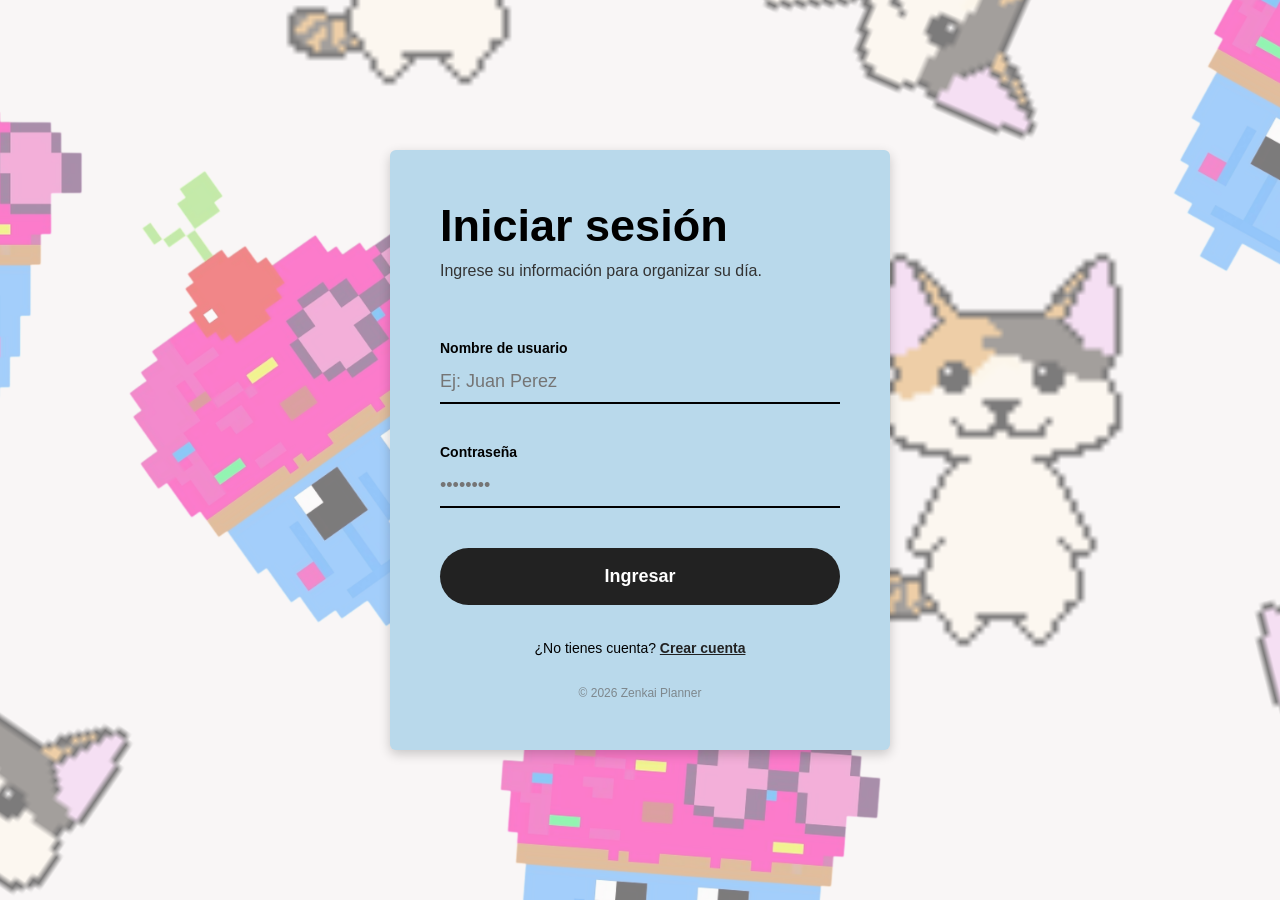
<file: index.html>
<!DOCTYPE html>
<html lang="es">
<head>
  <meta charset="UTF-8">
  <meta name="viewport" content="width=device-width, initial-scale=1.0">
  <title>Zenkai - Login</title>
  <link rel="stylesheet" href="avanceproyecto.css">
</head>
<body>
  <audio autoplay loop>
    <source src="cancionkawai.mp3" type="audio/mpeg">
    Tu navegador no soporta audio en HTML5.
  </audio>

  <div class="contenedor-login">
    <section class="panel-login">
      <h1 class="titulo">Iniciar sesión</h1>
      <p class="subtitulo">Ingrese su información para organizar su día.</p>
      
      <form class="formulario-login">
        <div class="campo">
          <label>Nombre de usuario</label>
          <input type="text" id="login-user" placeholder="Ej: Juan Perez" spellcheck="false" required>
        </div>
        
        <div class="campo">
          <label>Contraseña</label>
          <input type="password" id="login-pass" placeholder="••••••••" required>
        </div>
      
        
        <button type="button" class="btn-negro" onclick="realizarLogin()">Ingresar</button>
      </form>

      <p style="margin-top:20px; font-size:14px; text-align:center;">
        ¿No tienes cuenta? <a href="registrar.html" style="color: #222; font-weight: bold;">Crear cuenta</a>
      </p>
      <p class="footer">© 2026 Zenkai Planner</p>
    </section>
  </div>

  <script>
    async function realizarLogin() {
        const username = document.getElementById('login-user').value;
        const password = document.getElementById('login-pass').value;

        if (!username || !password) {
            alert("Por favor, completa todos los campos.");
            return;
        }

        try {
            const response = await fetch('http://localhost:5000/api/auth/login', {
                method: 'POST',
                headers: { 'Content-Type': 'application/json' },
                body: JSON.stringify({ username, password })
            });

            const data = await response.json();

            if (response.ok) {
                localStorage.setItem("usuarioLogueado", data.username);
                if (data.mascota) {
                    localStorage.setItem("mascotaElegida", data.mascota);
                }
                
                alert("¡Bienvenido de nuevo, " + data.username + "!");
                window.location.href = 'planner.html'; 
            } else {
                alert(data.error || "Usuario o contraseña incorrectos.");
            }
        } catch (error) {
            console.error("Error en el login:", error);
            alert("No se pudo conectar con el servidor. Verifica que esté encendido.");
        }
    }
  </script>
</body>

</html>
</file>
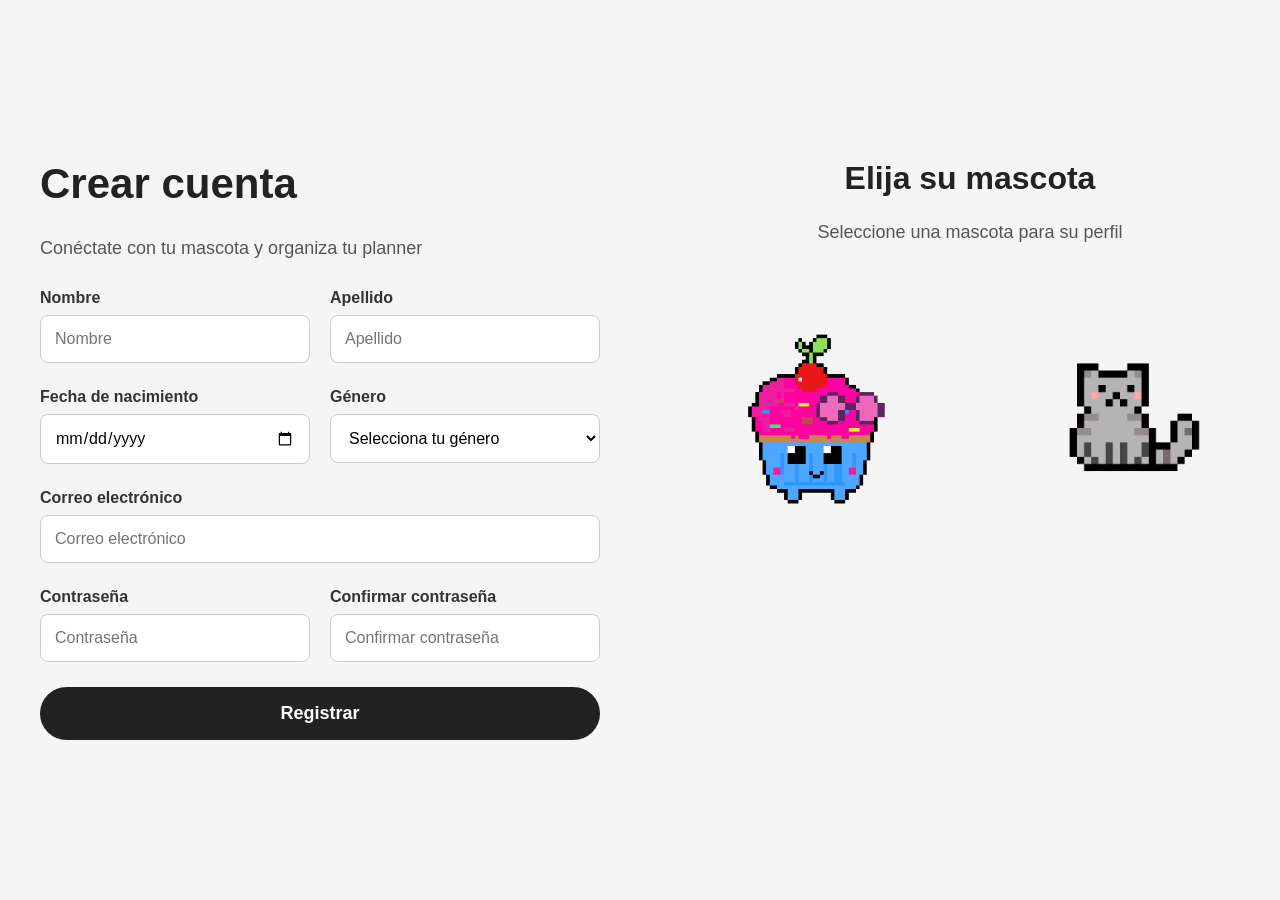
<file: registrar.html>
<!DOCTYPE html>
<html lang="es">
<head>
  <meta charset="UTF-8">
  <meta name="viewport" content="width=device-width, initial-scale=1.0">
  <title>Zenkai - Registro</title>
  <link rel="stylesheet" href="registrar.css">
  <style>
    .lista-mascotas img {
      cursor: pointer;
      transition: transform 0.3s, filter 0.3s;
      border-radius: 10px;
      padding: 5px;
    }
    .lista-mascotas img.seleccionada {
      border: 3px solid #FFB300;
      transform: scale(1.1);
      background-color: rgba(255, 179, 0, 0.1);
    }
  </style>
</head>
<body>

  <div class="contenedor-login">
    <section class="panel-form">
      <h1 class="titulo">Crear cuenta</h1>
      <p class="subtitulo">Conéctate con tu mascota y organiza tu planner</p>

      <form class="formulario-facebook">
        <div class="fila">
          <div class="campo">
            <label>Nombre</label>
            <input type="text" id="reg-nombre" placeholder="Nombre" required>
          </div>
          <div class="campo">
            <label>Apellido</label>
            <input type="text" id="reg-apellido" placeholder="Apellido" required>
          </div>
        </div>

        <div class="fila">
          <div class="campo">
            <label>Fecha de nacimiento</label>
            <input type="date" required>
          </div>
          <div class="campo">
            <label>Género</label>
            <select required>
              <option value="">Selecciona tu género</option>
              <option>Femenino</option>
              <option>Masculino</option>
              <option>Otro</option>
            </select>
          </div>
        </div>

        <div class="campo">
          <label>Correo electrónico</label>
          <input type="email" id="reg-email" placeholder="Correo electrónico" required>
        </div>

        <div class="fila">
          <div class="campo">
            <label>Contraseña</label>
            <input type="password" id="reg-pass" placeholder="Contraseña" required>
          </div>
          <div class="campo">
            <label>Confirmar contraseña</label>
            <input type="password" id="reg-confirm" placeholder="Confirmar contraseña" required>
          </div>
        </div>

        <button type="button" class="btn-negro" onclick="enviarRegistro()">Registrar</button>
      </form>
    </section>

    <section class="panel-mascotas">
      <h2>Elija su mascota</h2>
      <p class="subtitulo">Seleccione una mascota para su perfil</p>
      <div class="lista-mascotas">
        <img src="IMG_0003.gif" alt="cupcake" class="cupcake">
        <img src="gato.png" alt="gato" class="gatoo">
      </div>
    </section>
  </div>

  <script>
    document.querySelectorAll('.lista-mascotas img').forEach(img => {
      img.addEventListener('click', () => {
        document.querySelectorAll('.lista-mascotas img').forEach(i => i.classList.remove('seleccionada'));
        img.classList.add('seleccionada');
        const eleccion = img.classList.contains("cupcake") ? "cupcake" : "gato";
        localStorage.setItem("mascotaElegida", eleccion);
        console.log("Mascota guardada:", eleccion);
      });
    });

    function enviarRegistro() {
        const nombre = document.getElementById('reg-nombre').value;
        const apellido = document.getElementById('reg-apellido').value;
        const email = document.getElementById('reg-email').value;
        const password = document.getElementById('reg-pass').value;
        const confirmPassword = document.getElementById('reg-confirm').value;
        const mascota = localStorage.getItem("mascotaElegida") || "gato";

        if (!nombre || !apellido || !email || !password) {
            alert("Por favor, llena todos los campos obligatorios.");
            return;
        }

        if (password !== confirmPassword) {
            alert("Las contraseñas no coinciden.");
            return;
        }

        // Simulación sin servidor
        alert("¡Registro exitoso! Bienvenido " + nombre + " " + apellido + ". Mascota: " + mascota);
        // Aquí puedes redirigir a tu temporizador directamente
        window.location.href = 'pomodoro.html';
    }
  </script>

</body>
</html>
</file>
<file: avanceproyecto.css>
* {
    box-sizing: border-box;
    margin: 0;
    padding: 0;
    font-family: Verdana, Geneva, Tahoma, sans-serif;
}

body, html {

    background-color: white;
    overflow: hidden;
}

body {
  background-image: url("/fondokawaii.png");
  background-size: cover;             
  background-position: center;        
  background-repeat: no-repeat;       
  background-attachment: fixed;       
  min-height: 100vh;
}

.contenedor-login {
  display: flex;
  justify-content: center;
  align-items: center;
  width: 100%;
  height: 100vh;
  padding: 40px;
}

.panel-login {
  background: #B9D9EB;
  border-radius: 6px;
  padding: 50px;
  max-width: 500px;
  width: 100%;
  box-shadow: 0 4px 12px rgba(0,0,0,0.2);
}

.titulo {
    font-size: 45px;
    color: #000;
    margin-bottom: 10px;
}

.subtitulo {
    font-size: 16px;
    color: #333;
    margin-bottom: 60px;
}

.campo {
    border-bottom: 2px solid #000;
    margin-bottom: 40px;
    position: relative;
}

.campo label {
    display: block;
    font-weight: bold;
    font-size: 14px;
    margin-bottom: 5px;
}

.campo input {
    width: 100%;
    border: none;
    background: transparent;
    padding: 10px 0;
    outline: none;
    font-size: 18px;
}

.contenedor-cont {
    display: flex;
    justify-content: space-between;
    align-items: center;
}

.ojo {
    cursor: pointer;
    font-size: 20px;
}

.recuperar {
    display: block;
    font-size: 12px;
    color: #444;
    text-decoration: underline;
    margin-bottom: 40px;
}

.btn-negro {
    background-color: #222;
    color: white;
    border: none;
    padding: 18px;
    border-radius: 40px;
    font-weight: bold;
    font-size: 18px;
    width: 100%;
    cursor: pointer;
    margin-bottom: 15px;
}

.btn-gris {
    background-color: #E5E5E5;
    color: #000;
    border: none;
    padding: 18px;
    border-radius: 40px;
    font-weight: bold;
    font-size: 18px;
    width: 100%;
    cursor: pointer;
}

.panel-mascotas {
    width: 60%;
    display: flex;
    flex-direction: column;
    align-items: center;
    justify-content: center;
    background-color: rgb(255, 255, 255);
    padding-top: 40px;
}

.panel-mascotas h2 {
    font-size: 40px;
    margin-bottom: 50px;
}

.lista-mascotas {
    display: flex;
    flex-direction: column;
    align-items: center;
    gap: 30px;
}


.cupcake {
    width: 174px;
    height: 170px;
}

.gatoo {
    width: 190px;
    height: 190px;
}

.perroo {
    width: 110px;
    height: 110px;
}

.lista-mascotas img:hover {
    transform: translateY(-10px); 
}

.lista-mascotas img {
    cursor: pointer;
    transition: transform 0.3s ease, box-shadow 0.3s ease;
}

.lista-mascotas img.seleccionada {
    transform: scale(1.2); 
    filter: drop-shadow(0 0 15px yellow); 
}

.footer {
    font-size: 12px;
    color: #666;
    text-align: center;
    margin-top: 30px;
    opacity: 0.7; 
}


@media (max-width: 1024px) {
  .container {
    grid-template-columns: 1fr;
    padding: 20px;
  }
}

@media (max-width: 768px) {
  .contenedor-login {
    flex-direction: column;
    padding: 20px;
  }

  .panel-login {
    max-width: none;
    padding: 20px;
  }

  .titulo {
    font-size: 24px;
  }

  .container {
    grid-template-columns: 1fr;
    gap: 20px;
    padding: 20px;
  }
    
  #monthDisplay {
    font-size: 2rem;
  }

  .avatar-box {
    width: 120px;
    height: 120px;
  }
}
</file>
<file: registrar.css>
* {
  box-sizing: border-box;
  margin: 0;
  padding: 0;
  font-family: Verdana, Geneva, Tahoma, sans-serif;
}

body {
  background: #f5f5f5;
  min-height: 100vh;
  display: flex;
  justify-content: center;
  align-items: center;
  padding: 40px;
}

.contenedor-login {
  display: flex;
  justify-content: center;
  align-items: flex-start;
  width: 100%;
  max-width: 1400px; 
  gap: 100px; 
}

.panel-form {
  flex: 1.2; 
  display: flex;
  flex-direction: column;
  gap: 30px;
}

.titulo {
  font-size: 42px; 
  color: #222;
}

.subtitulo {
  font-size: 18px;
  color: #555;
}

.formulario-facebook {
  display: flex;
  flex-direction: column;
  gap: 25px;
}

.fila {
  display: flex;
  gap: 20px;
}

.campo {
  flex: 1;
  display: flex;
  flex-direction: column;
}

.campo label {
  font-weight: bold;
  margin-bottom: 8px;
  color: #333;
}

.campo input,
.campo select {
  padding: 14px;
  border: 1px solid #ccc; 
  border-radius: 8px;
  font-size: 16px;
  width: 100%;
  background: #fff;
}

.btn-negro {
  background-color: #222;
  color: white;
  border: none;
  padding: 16px;
  border-radius: 40px;
  font-weight: bold;
  font-size: 18px;
  width: 100%;
  cursor: pointer;
  transition: background 0.3s ease;
}

.btn-negro:hover {
  background-color: #444;
}

.panel-mascotas {
  flex: 1;
  display: flex;
  flex-direction: column;
  align-items: center;
  justify-content: flex-start;
  gap: 25px;
}

.panel-mascotas h2 {
  font-size: 32px;
  color: #222;
}

.lista-mascotas {
  display: flex;
  gap: 60px; 
  justify-content: center;
  margin-top: 40px;
}

.cupcake {
  width: 240px; 
  height: auto;
}

.gatoo {
  width: 240px; 
  height: auto;
}

.lista-mascotas img {
  cursor: pointer;
  transition: transform 0.3s ease, filter 0.3s ease;
}

.lista-mascotas img:hover {
  transform: translateY(-10px) scale(1.05);
}

.lista-mascotas img.seleccionada {
  transform: scale(1.2);
  filter: drop-shadow(0 0 15px #ffb300);
}


@media (max-width: 768px) {
  .contenedor-login {
    flex-direction: column;
    gap: 50px;
  }

  .panel-form, .panel-mascotas {
    width: 100%;
  }

  .titulo {
    font-size: 28px;
  }

  .lista-mascotas {
    flex-direction: row;
    gap: 30px;
  }

  .cupcake, .gatoo {
    width: 150px;
    height: auto;
  }
}
</file>
